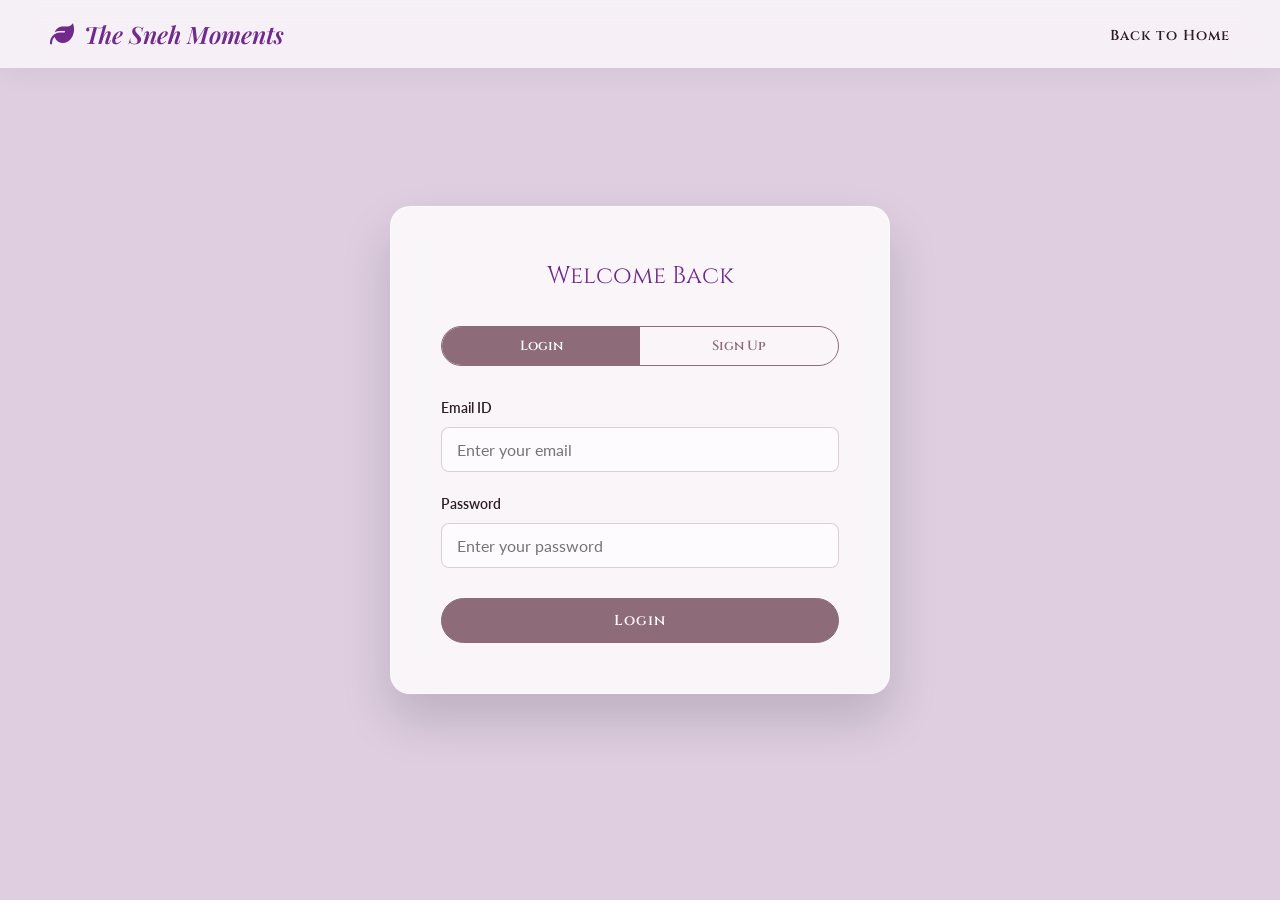
<file: frontend/login.html>
<!DOCTYPE html>
<html lang="en">
<head>
    <meta charset="UTF-8">
    <meta name="viewport" content="width=device-width, initial-scale=1.0">
    <title>Login - The Sneh Moments</title>
    <link rel="stylesheet" href="css/style.css">
    <link rel="stylesheet" href="https://cdnjs.cloudflare.com/ajax/libs/font-awesome/6.4.0/css/all.min.css">
</head>
<body>
    
    <!-- Navbar (Simplified for login) -->
    <nav class="navbar" style="background: var(--glass-bg); backdrop-filter: blur(15px); box-shadow: 0 4px 30px rgba(0, 0, 0, 0.05); padding: 15px 50px;">
        <div class="logo">
            <i class="fa-solid fa-leaf" style="color:var(--secondary-color)"></i>
            <span>The Sneh Moments</span>
        </div>
        <ul class="nav-links">
            <li><a href="index.html">Back to Home</a></li>
        </ul>
    </nav>

    <div class="form-container">
        <div class="glass-card fade-up visible">
            <h2 id="form-title">Welcome Back</h2>
            
            <div class="form-toggle">
                <button class="active" data-target="login">Login</button>
                <button data-target="signup">Sign Up</button>
            </div>

            <!-- Login Form -->
            <form id="login-form" action="query.html" method="GET">
                <div class="input-group">
                    <label>Email ID</label>
                    <input type="email" placeholder="Enter your email" required>
                </div>
                <div class="input-group">
                    <label>Password</label>
                    <input type="password" placeholder="Enter your password" required>
                </div>
                <button type="submit" class="btn btn-primary btn-full">Login</button>
            </form>

            <!-- Signup Form (Hidden by default) -->
            <form id="signup-form" action="query.html" method="GET" style="display: none;">
                <div class="input-group">
                    <label>Full Name</label>
                    <input type="text" placeholder="Enter your full name" required>
                </div>
                <div class="input-group">
                    <label>Email ID</label>
                    <input type="email" placeholder="Enter your email" required>
                </div>
                <div class="input-group">
                    <label>Phone Number</label>
                    <input type="tel" placeholder="Enter your phone number" required>
                </div>
                <div class="input-group">
                    <label>Password</label>
                    <input type="password" placeholder="Create a password" required>
                </div>
                <button type="submit" class="btn btn-primary btn-full">Create Account</button>
            </form>
        </div>
    </div>

    <script src="js/script.js"></script>
</body>
</html>
</file>
<file: frontend/css/style.css>
@import url('https://fonts.googleapis.com/css2?family=Cinzel:wght@400;600;700&family=Playfair+Display:ital,wght@0,400;0,600;1,400&family=Lato:wght@300;400;700&display=swap');

:root {
  --primary-color: #8d6b79; /* Mauve/Muted Purple from the slides */
  --secondary-color: #702A8C; /* Logo lotus purple */
  --accent-color: #c5a059; /* Elegant gold */
  --text-dark: #2c1e24;
  --text-light: #5a4b52;
  --bg-light: #faf8f5;
  --white: #ffffff;
  --glass-bg: rgba(255, 255, 255, 0.7);
  --glass-border: rgba(255, 255, 255, 0.4);
  
  --font-heading: 'Cinzel', serif;
  --font-subheading: 'Playfair Display', serif;
  --font-body: 'Lato', sans-serif;
  
  --transition: all 0.4s cubic-bezier(0.25, 0.46, 0.45, 0.94);
}

* {
  margin: 0;
  padding: 0;
  box-sizing: border-box;
}

body {
  font-family: var(--font-body);
  background-color: var(--bg-light);
  color: var(--text-dark);
  line-height: 1.6;
  overflow-x: hidden;
}

h1, h2, h3, h4, h5, h6 {
  font-family: var(--font-heading);
  font-weight: 400;
  color: var(--primary-color);
}

a {
  text-decoration: none;
  color: inherit;
}

ul {
  list-style: none;
}

/* Animations */
.fade-up {
  opacity: 0;
  transform: translateY(40px);
  transition: opacity 0.8s ease-out, transform 0.8s ease-out;
}

.fade-up.visible {
  opacity: 1;
  transform: translateY(0);
}

.fade-in {
  opacity: 0;
  transition: opacity 1s ease-out;
}

.fade-in.visible {
  opacity: 1;
}

/* Navbar */
.navbar {
  position: fixed;
  top: 0;
  width: 100%;
  padding: 20px 50px;
  display: flex;
  justify-content: space-between;
  align-items: center;
  z-index: 1000;
  transition: var(--transition);
  background: transparent;
}

.navbar.scrolled {
  background: var(--glass-bg);
  backdrop-filter: blur(15px);
  -webkit-backdrop-filter: blur(15px);
  box-shadow: 0 4px 30px rgba(0, 0, 0, 0.05);
  padding: 15px 50px;
}

.logo {
  display: flex;
  align-items: center;
  gap: 10px;
  font-family: var(--font-subheading);
  font-size: 1.5rem;
  font-weight: 600;
  color: var(--secondary-color);
  font-style: italic;
}

.logo img {
  width: 95px;
  height: auto;
}

.nav-links {
  display: flex;
  gap: 30px;
  align-items: center;
}

.nav-links li a {
  font-family: var(--font-heading);
  font-size: 0.9rem;
  letter-spacing: 1px;
  font-weight: 600;
  color: var(--text-dark);
  position: relative;
  transition: var(--transition);
}

.nav-links li a::after {
  content: '';
  position: absolute;
  width: 0;
  height: 2px;
  bottom: -5px;
  left: 0;
  background-color: var(--accent-color);
  transition: var(--transition);
}

.nav-links li a:hover::after {
  width: 100%;
}

.btn {
  padding: 12px 28px;
  border-radius: 30px;
  font-family: var(--font-heading);
  font-size: 0.9rem;
  font-weight: 600;
  cursor: pointer;
  transition: var(--transition);
  border: 1px solid var(--primary-color);
  letter-spacing: 1px;
}

.btn-primary {
  background-color: var(--primary-color);
  color: var(--white);
}

.btn-primary:hover {
  background-color: transparent;
  color: var(--primary-color);
}

.btn-outline {
  background-color: transparent;
  color: var(--primary-color);
}

.btn-outline:hover {
  background-color: var(--primary-color);
  color: var(--white);
}

.hamburger {
  display: none;
  cursor: pointer;
  font-size: 1.5rem;
  color: var(--primary-color);
}

/* Sections */
section {
  padding: 100px 50px;
  position: relative;
}

.section-title {
  text-align: center;
  font-size: 2.5rem;
  margin-bottom: 2rem;
  letter-spacing: 2px;
  color: var(--primary-color);
}

/* Hero Section */
.hero {
  height: 100vh;
  display: flex;
  align-items: center;
  justify-content: center;
  text-align: center;
  position: relative;
  background: url('https://images.unsplash.com/photo-1583939003579-730e3918a45a?ixlib=rb-4.0.3&auto=format&fit=crop&w=1920&q=80') center/cover no-repeat;
  padding: 0 20px;
}

.hero::before {
  content: '';
  position: absolute;
  top: 0;
  left: 0;
  width: 100%;
  height: 100%;
  background: rgba(44, 30, 36, 0.4); /* Dark overlay */
}

.hero-content {
  position: relative;
  z-index: 10;
  color: var(--white);
  max-width: 800px;
}

.hero-content h1 {
  font-size: 4rem;
  color: var(--white);
  margin-bottom: 20px;
  text-shadow: 2px 2px 10px rgba(0,0,0,0.3);
  letter-spacing: 2px;
}

.hero-content p {
  font-size: 1.2rem;
  margin-bottom: 40px;
  font-family: var(--font-subheading);
  font-style: italic;
  letter-spacing: 1px;
}

/* About Us Section (Based on slide 2) */
.about {
  display: flex;
  align-items: center;
  position: relative;
  min-height: 80vh;
  background-image: url('data:image/svg+xml;utf8,<svg width="100" height="100" xmlns="http://www.w3.org/2000/svg"><rect width="100" height="100" fill="%23faf8f5"/><path d="M0,0 L10,0 L10,10 L0,10 Z" fill="%23f2ebeb" opacity="0.5"/></svg>'); /* Subtle pattern */
}

.about-color-block {
  position: absolute;
  left: 0;
  top: 0;
  bottom: 0;
  width: 35%;
  background-color: var(--primary-color);
  z-index: 1;
}

.about-container {
  display: flex;
  align-items: center;
  justify-content: space-between;
  width: 100%;
  max-width: 1200px;
  margin: 0 auto;
  position: relative;
  z-index: 2;
  gap: 50px;
}

.about-image {
  flex: 1;
  border-radius: 8px;
  overflow: hidden;
  box-shadow: 0 20px 40px rgba(0,0,0,0.15);
  transform: translateX(10%);
}

.about-image img {
  width: 100%;
  max-width: 550px;
  height: 350px;
  display: block;
  transition: transform 0.5s ease;
}

.about-image:hover img {
  transform: scale(1.03);
}

.about-text {
  flex: 1;
  padding: 40px;
  background: var(--glass-bg);
  backdrop-filter: blur(10px);
  border: 1px solid var(--glass-border);
  border-radius: 8px;
}

.about-text h2 {
  font-size: 3rem;
  margin-bottom: 20px;
}

.about-text p {
  margin-bottom: 20px;
  color: var(--text-light);
  font-size: 1.1rem;
}

/* Services (Slide 3 & 4 transparent cards) */
/* Services Section */
.services {
    background-color: #faf8f5;
    padding: 100px 0 80px;
    overflow: hidden;
}

.services::before {
    display: none;
}

.services-header {
    text-align: center;
    padding: 0 50px;
    margin-bottom: 50px;
}

.services-eyebrow {
    font-family: var(--font-heading);
    font-size: 0.85rem;
    letter-spacing: 3px;
    color: var(--accent-color);
    margin-bottom: 12px;
}

.services-main-title {
    font-family: var(--font-subheading);
    font-size: 3.5rem;
    font-weight: 400;
    color: var(--text-dark);
    margin-bottom: 15px;
    font-style: normal;
}

.services-subtitle {
    font-size: 1.1rem;
    color: var(--text-light);
    font-family: var(--font-subheading);
    font-style: italic;
}

.services-scroll-wrapper {
    position: relative;
    padding: 0 50px;
}

.services-track {
    display: flex;
    gap: 24px;
    overflow-x: auto;
    scroll-behavior: smooth;
    scrollbar-width: none;
    -ms-overflow-style: none;
    padding-bottom: 20px;
    cursor: grab;
}

.services-track::-webkit-scrollbar {
    display: none;
}

.services-track:active {
    cursor: grabbing;
}

/* New Service Cards */
.service-card-new {
    flex: 0 0 300px;
    height: 480px;
    border-radius: 16px;
    overflow: hidden;
    position: relative;
    box-shadow: 0 10px 30px rgba(0,0,0,0.12);
    transition: var(--transition);
}

.service-card-new:hover {
    transform: translateY(-8px);
    box-shadow: 0 20px 50px rgba(0,0,0,0.2);
}

.service-card-new img {
    width: 100%;
    height: 100%;
    object-fit: cover;
    transition: transform 0.6s ease;
}

.service-card-new:hover img {
    transform: scale(1.05);
}

.service-card-overlay {
    position: absolute;
    bottom: 0;
    left: 0;
    right: 0;
    padding: 30px 25px;
    background: linear-gradient(to top, rgba(44,30,36,0.92) 0%, rgba(44,30,36,0.5) 60%, transparent 100%);
    color: white;
}

.service-card-overlay h3 {
    font-family: var(--font-subheading);
    font-size: 1.6rem;
    font-weight: 600;
    color: white;
    margin-bottom: 10px;
    font-style: normal;
}

.service-card-overlay p {
    font-size: 0.9rem;
    line-height: 1.6;
    opacity: 0.9;
    margin-bottom: 20px;
}

.service-btn {
    background: rgba(255,255,255,0.15);
    border: 1px solid rgba(255,255,255,0.5);
    color: white;
    padding: 10px 28px;
    border-radius: 30px;
    font-family: var(--font-heading);
    font-size: 0.8rem;
    letter-spacing: 1px;
    cursor: pointer;
    transition: var(--transition);
    backdrop-filter: blur(5px);
}

.service-btn:hover {
    background: rgba(255,255,255,0.3);
    border-color: white;
}

/* Scroll Buttons */
.scroll-btn {
    position: absolute;
    top: 50%;
    transform: translateY(-60%);
    width: 48px;
    height: 48px;
    border-radius: 50%;
    background: white;
    border: 1px solid rgba(141,107,121,0.3);
    color: var(--primary-color);
    font-size: 1rem;
    cursor: pointer;
    display: flex;
    align-items: center;
    justify-content: center;
    box-shadow: 0 4px 15px rgba(0,0,0,0.1);
    transition: var(--transition);
    z-index: 10;
}

.scroll-btn:hover {
    background: var(--primary-color);
    color: white;
    box-shadow: 0 6px 20px rgba(141,107,121,0.4);
}

.scroll-left { left: 5px; }
.scroll-right { right: 5px; }

/* Tailored to Your Needs (Slide 5 Gallery) */
.tailored {
  background-color: var(--bg-light);
}

.tailored-container {
  display: flex;
  max-width: 1200px;
  margin: 0 auto;
  gap: 50px;
  align-items: center;
}

.tailored-text {
  flex: 1;
}

.tailored-text h2 {
  font-size: 3rem;
  margin-bottom: 20px;
  line-height: 1.2;
}

.tailored-text p {
  font-size: 1.1rem;
  color: var(--text-light);
}

.floral-accent {
  width: 150px;
  margin-top: 30px;
  opacity: 0.8;
}

.tailored-gallery {
  flex: 1;
  display: grid;
  grid-template-columns: 1fr 1fr;
  grid-template-rows: 200px 200px;
  gap: 15px;
}

.gallery-item {
  border-radius: 8px;
  overflow: hidden;
  box-shadow: 0 10px 20px rgba(0,0,0,0.1);
}

.gallery-item img {
  width: 100%;
  height: 100%;
  object-fit: cover;
  transition: transform 0.5s ease;
}

.gallery-item:hover img {
  transform: scale(1.05);
}

.gallery-item.large {
  grid-row: span 2;
}

/* Forms general */
.form-container {
  min-height: 100vh;
  display: flex;
  align-items: center;
  justify-content: center;
  background: url('https://images.unsplash.com/photo-1544928147-79a2dbc1f389?ixlib=rb-4.0.3&auto=format&fit=crop&w=1920&q=80') center/cover;
  position: relative;
  padding: 100px 20px;
}

.form-container::before {
  content: '';
  position: absolute;
  top:0; left:0; width:100%; height:100%;
  background: rgba(112, 42, 140, 0.2); /* secondary color tint */
  backdrop-filter: blur(5px);
}

.glass-card {
  background: rgba(255, 255, 255, 0.8);
  backdrop-filter: blur(16px);
  -webkit-backdrop-filter: blur(16px);
  border: 1px solid rgba(255,255,255,0.5);
  padding: 50px;
  border-radius: 20px;
  width: 100%;
  max-width: 500px;
  position: relative;
  z-index: 10;
  box-shadow: 0 25px 50px rgba(0,0,0,0.15);
}

.glass-card h2 {
  text-align: center;
  margin-bottom: 30px;
  color: var(--secondary-color);
}

.input-group {
  margin-bottom: 20px;
  position: relative;
}

.input-group label {
  display: block;
  margin-bottom: 8px;
  font-size: 0.9rem;
  color: var(--text-dark);
  font-weight: 600;
}

.input-group input, 
.input-group select, 
.input-group textarea {
  width: 100%;
  padding: 12px 15px;
  border: 1px solid rgba(141, 107, 121, 0.3);
  border-radius: 8px;
  background: rgba(255,255,255,0.6);
  font-family: var(--font-body);
  font-size: 1rem;
  transition: var(--transition);
  color: var(--text-dark);
}

.input-group input:focus, 
.input-group select:focus, 
.input-group textarea:focus {
  outline: none;
  border-color: var(--primary-color);
  background: #fff;
  box-shadow: 0 0 0 3px rgba(141, 107, 121, 0.1);
}

.form-toggle {
  display: flex;
  margin-bottom: 30px;
  border-radius: 30px;
  overflow: hidden;
  border: 1px solid var(--primary-color);
}

.form-toggle button {
  flex: 1;
  padding: 10px;
  border: none;
  background: transparent;
  cursor: pointer;
  font-family: var(--font-heading);
  font-weight: 600;
  color: var(--primary-color);
  transition: var(--transition);
}

.form-toggle button.active {
  background: var(--primary-color);
  color: white;
}

.btn-full {
  width: 100%;
  margin-top: 10px;
}

/* Query Form Specifics */
.query-card {
  max-width: 800px;
}

.form-grid {
  display: grid;
  grid-template-columns: 1fr 1fr;
  gap: 20px;
}

.full-width {
  grid-column: 1 / -1;
}

/* Footer */
footer {
  background-color: var(--primary-color);
  color: var(--white);
  padding: 60px 50px 20px;
  text-align: left;
}

.footer-content {
  display: flex;
  justify-content: space-between;
  max-width: 1200px;
  margin: 0 auto 40px;
  flex-wrap: wrap;
  gap: 40px;
}

.footer-col h3 {
  color: var(--white);
  margin-bottom: 20px;
  font-size: 1.5rem;
}
/*Contact section start*/
.footer-col ul li {
    display: flex;
    align-items: center;
    gap: 10px;
    margin-bottom: 14px;
    opacity: 0.8;
    transition: var(--transition);
}

.footer-col ul li:hover {
    opacity: 1;
    transform: translateX(5px);
}

.footer-col ul li i {
    font-size: 1rem;
    color: var(--accent-color);
    width: 18px;
    text-align: center;
    flex-shrink: 0;
}

.footer-col ul li a {
    color: var(--white);
    transition: var(--transition);
}

.footer-col ul li a:hover {
    color: var(--accent-color);
}
/*Contact section end*/

.social-links {
    display: flex;
    flex-direction: column;
    gap: 12px;
}

.social-links a {
    display: flex;
    align-items: center;
    gap: 10px;
    color: var(--white);
    opacity: 0.8;
    transition: var(--transition);
    font-size: 1rem;
}

.social-links a:hover {
    opacity: 1;
    color: var(--accent-color);
    transform: translateX(5px);
}

.social-links i {
    font-size: 1.3rem;
    width: 20px;
}

.footer-col p, .footer-col ul li {
  margin-bottom: 10px;
  opacity: 0.8;
}

.footer-logo {
  font-family: var(--font-subheading);
  font-style: italic;
  font-size: 2rem;
  margin-bottom: 15px;
}

.footer-bottom {
  text-align: center;
  padding-top: 20px;
  border-top: 1px solid rgba(255,255,255,0.2);
  opacity: 0.7;
  font-size: 0.9rem;
}

/* Popup */
.popup-overlay {
  position: fixed;
  top: 0;
  left: 0;
  width: 100%;
  height: 100%;
  background: rgba(0,0,0,0.6);
  display: flex;
  align-items: center;
  justify-content: center;
  z-index: 2000;
  opacity: 0;
  visibility: hidden;
  transition: var(--transition);
  backdrop-filter: blur(5px);
}

.popup-overlay.active {
  opacity: 1;
  visibility: visible;
}

.popup-content {
  background: var(--white);
  padding: 50px;
  border-radius: 12px;
  text-align: center;
  transform: translateY(20px);
  transition: var(--transition);
  max-width: 400px;
  border: 2px solid var(--accent-color);
}

.popup-overlay.active .popup-content {
  transform: translateY(0);
}

.popup-content h3 {
  font-size: 2rem;
  margin-bottom: 15px;
  color: var(--secondary-color);
}

/* Responsive */
@media (max-width: 992px) {
  .about-container, .tailored-container {
    flex-direction: column;
  }
  
  .about-color-block {
    width: 100%;
    height: 40%;
    bottom: auto;
  }
  
  .about-image {
    transform: none;
    margin-top: 40px;
  }
  
  .hero-content h1 {
    font-size: 3rem;
  }
}

@media (max-width: 768px) {
  .nav-links {
    position: absolute;
    top: 100%;
    left: 0;
    width: 100%;
    background: var(--white);
    flex-direction: column;
    padding: 20px 0;
    box-shadow: 0 10px 20px rgba(0,0,0,0.1);
    transform: translateY(-10px);
    opacity: 0;
    visibility: hidden;
    transition: var(--transition);
  }
  
  .nav-links.active {
    transform: translateY(0);
    opacity: 1;
    visibility: visible;
  }
  
  .hamburger {
    display: block;
  }
  
  .form-grid {
    grid-template-columns: 1fr;
  }
  
  .tailored-gallery {
    grid-template-columns: 1fr;
  }
  
  .gallery-item.large {
    grid-row: auto;
  }
}

/* ======================
   RESPONSIVE STYLES
   ====================== */

/* Large Tablets (max 1024px) */
@media (max-width: 1024px) {
    .hero-content h1 {
        font-size: 3.5rem;
    }

    .about-text h2,
    .tailored-text h2 {
        font-size: 2.5rem;
    }

    .services-main-title {
        font-size: 2.8rem;
    }

    .service-card-new {
        flex: 0 0 260px;
        height: 420px;
    }

    .tailored-gallery {
        grid-template-rows: 180px 180px;
    }
}

/* Tablets (max 768px) */
@media (max-width: 768px) {

    /* General */
    section {
        padding: 70px 25px;
    }

    .section-title {
        font-size: 2rem;
    }

    /* Navbar */
    .navbar {
        padding: 15px 25px;
    }

    .navbar.scrolled {
        padding: 12px 25px;
    }

    .nav-links {
        position: absolute;
        top: 100%;
        left: 0;
        width: 100%;
        background: var(--white);
        flex-direction: column;
        padding: 20px 0;
        box-shadow: 0 10px 20px rgba(0,0,0,0.1);
        transform: translateY(-10px);
        opacity: 0;
        visibility: hidden;
        transition: var(--transition);
        gap: 5px;
        z-index: 999;
    }

    .nav-links.active {
        transform: translateY(0);
        opacity: 1;
        visibility: visible;
    }

    .nav-links li {
        width: 100%;
        text-align: center;
        padding: 10px 0;
    }

    .nav-links li a {
        font-size: 1rem;
    }

    .hamburger {
        display: block;
    }

    /* Hero */
    .hero-content h1 {
        font-size: 2.5rem;
        letter-spacing: 1px;
    }

    .hero-content p {
        font-size: 1rem;
    }

    /* About */
    .about {
        padding: 60px 25px;
    }

    .about-color-block {
        width: 100%;
        height: 35%;
        bottom: auto;
    }

    .about-container {
        flex-direction: column;
        gap: 30px;
    }

    .about-image {
        transform: none;
        width: 100%;
    }

    .about-image img {
        height: 280px;
        width: 100%;
    }

    .about-text {
        padding: 25px;
    }

    .about-text h2 {
        font-size: 2rem;
    }

    /* Services */
    .services {
        padding: 70px 0 60px;
    }

    .services-header {
        padding: 0 25px;
        margin-bottom: 35px;
    }

    .services-main-title {
        font-size: 2.2rem;
    }

    .services-scroll-wrapper {
        padding: 0 25px;
    }

    .service-card-new {
        flex: 0 0 240px;
        height: 380px;
    }

    .scroll-btn {
        display: none;
    }

    /* Tailored / Gallery */
    .tailored-container {
        flex-direction: column;
        gap: 30px;
    }

    .tailored-text h2 {
        font-size: 2rem;
    }

    .tailored-gallery {
        grid-template-columns: 1fr 1fr;
        grid-template-rows: 160px 160px;
        width: 100%;
    }

    .gallery-item.large {
        grid-row: auto;
    }

    /* Footer */
    footer {
        padding: 50px 25px 20px;
    }

    .footer-content {
        flex-direction: column;
        gap: 30px;
    }

    .footer-logo {
        font-size: 1.5rem;
    }

    /* Forms */
    .glass-card {
        padding: 30px 20px;
    }

    .form-grid {
        grid-template-columns: 1fr;
    }

    .query-card {
        max-width: 100%;
    }
}

/* Mobile (max 480px) */
@media (max-width: 480px) {

    /* Hero */
    .hero-content h1 {
        font-size: 2rem;
    }

    .hero-content p {
        font-size: 0.9rem;
    }

    .btn {
        padding: 10px 20px;
        font-size: 0.8rem;
    }

    /* About */
    .about-text h2 {
        font-size: 1.8rem;
    }

    .about-text p {
        font-size: 1rem;
    }

    /* Services */
    .services-main-title {
        font-size: 1.8rem;
    }

    .services-eyebrow {
        font-size: 0.75rem;
    }

    .service-card-new {
        flex: 0 0 200px;
        height: 340px;
    }

    .service-card-overlay h3 {
        font-size: 1.2rem;
    }

    .service-card-overlay p {
        font-size: 0.8rem;
        display: none;
    }

    /* Tailored */
    .tailored-text h2 {
        font-size: 1.8rem;
    }

    .tailored-gallery {
        grid-template-columns: 1fr;
        grid-template-rows: repeat(3, 180px);
    }

    /* Footer */
    .footer-col h3 {
        font-size: 1.2rem;
    }

    /* Forms */
    .glass-card {
        padding: 25px 15px;
        border-radius: 12px;
    }

    .glass-card h2 {
        font-size: 1.5rem;
    }

    /* Popup */
    .popup-content {
        padding: 30px 20px;
        margin: 0 15px;
    }

    .popup-content h3 {
        font-size: 1.5rem;
    }
}

/* Small Mobile (max 360px) */
@media (max-width: 360px) {
    .hero-content h1 {
        font-size: 1.7rem;
    }

    .service-card-new {
        flex: 0 0 180px;
        height: 300px;
    }

    .about-text h2,
    .tailored-text h2 {
        font-size: 1.5rem;
    }
}
</file>
